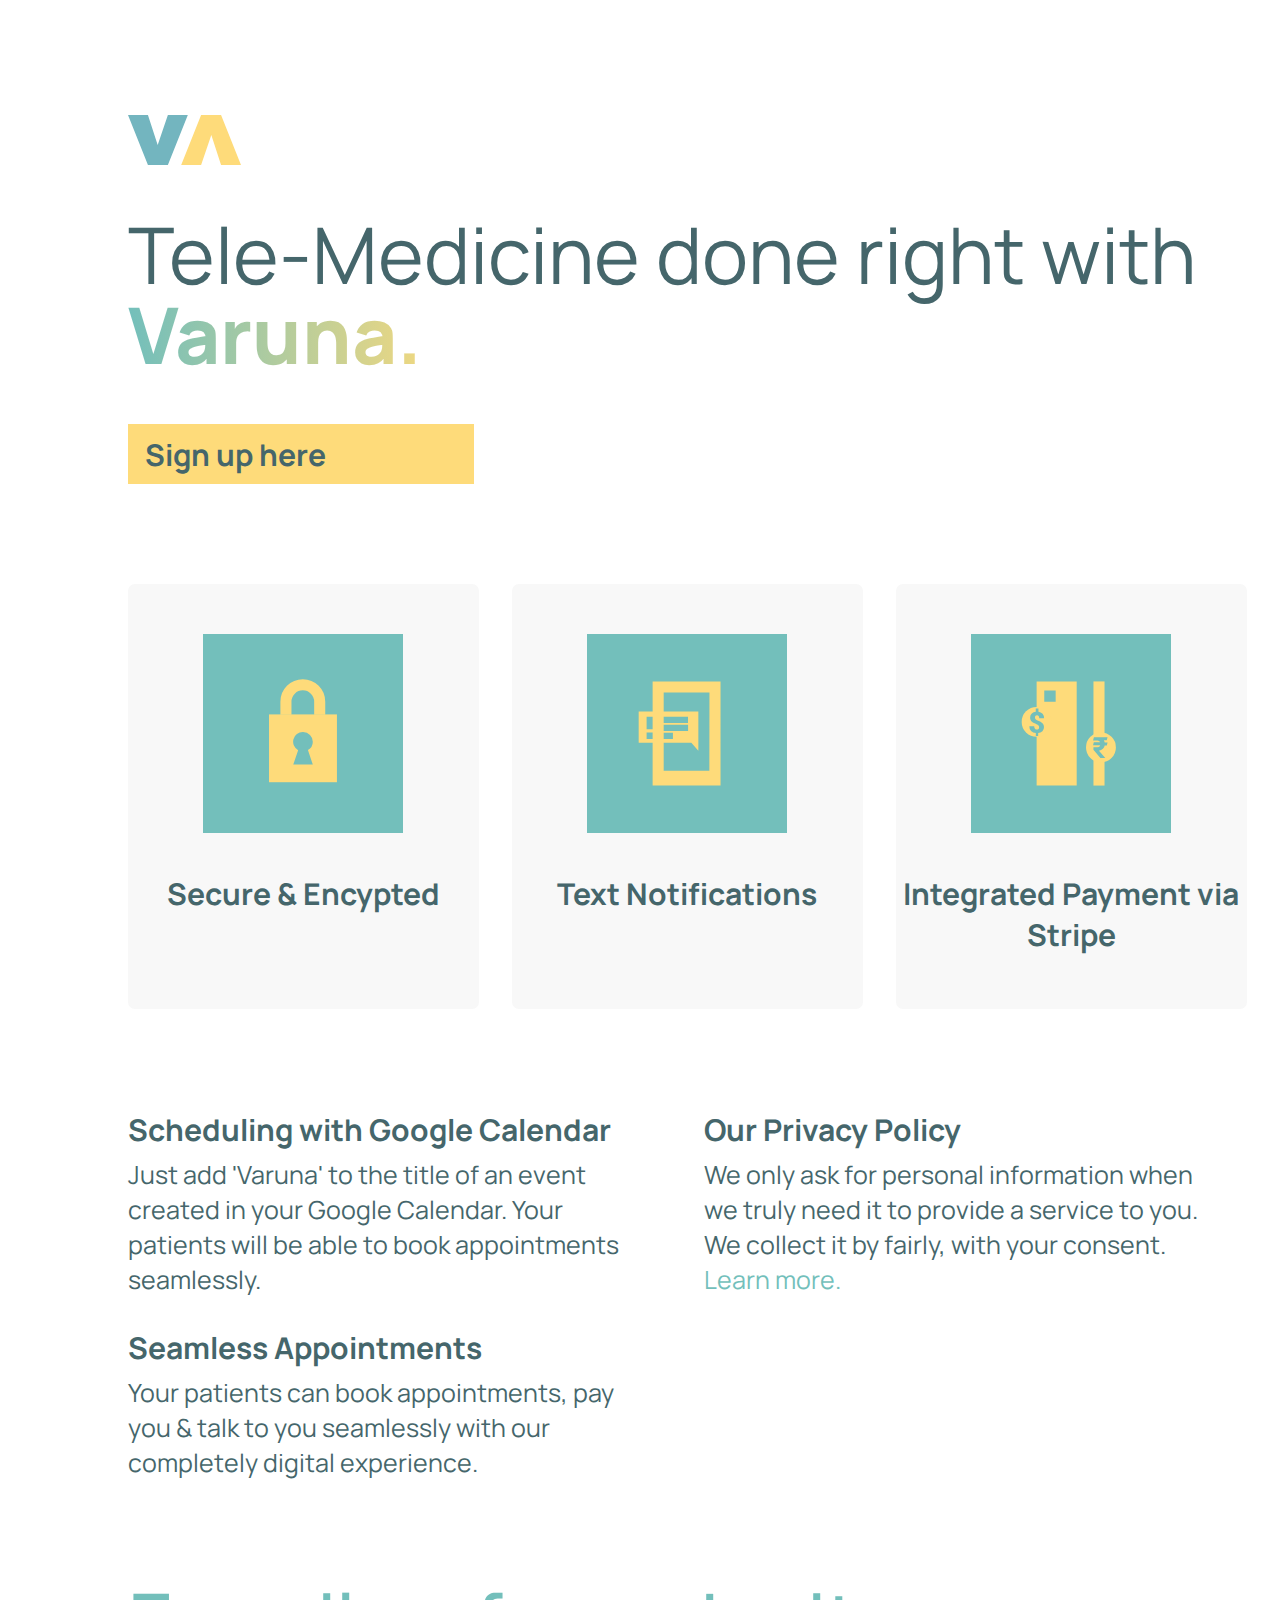
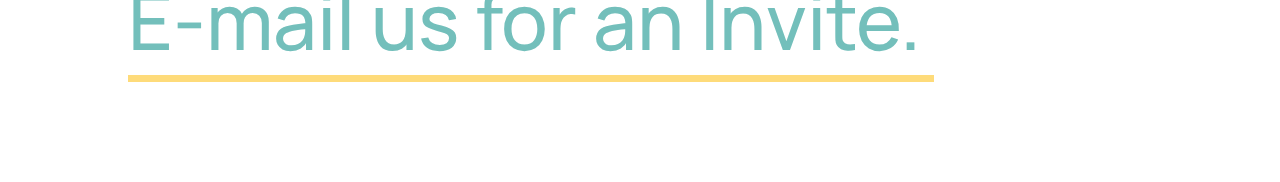
<file: index.html>
<!DOCTYPE html>
<html lang="en">

<head>
    <meta charset="UTF-8">
    <meta name="viewport" content="width=device-width, initial-scale=1.0">
    <title>VA</title>
    <link href="style.css" rel="stylesheet">
    <link href="https://fonts.googleapis.com/css2?family=Manrope:wght@300;500;700;800&display=swap" rel="stylesheet">
</head>

<body>
    <div id="mainBanner">
        <div id="logoContainer">
            <img src="./assets/VA_logo.svg" id="logo">
        </div>
        <div id="tagline">
            Tele-Medicine done right with<br>
            <span class="varunaName gradient" style="font-weight: 800;"> Varuna.</span>
        </div>
    </div>
    <div id="buttonContainer">
        <div id="tryVaruna" onclick="location.href='https://forms.gle/wqXVcmFqmHFoATA47'">
            <div id="tryVarunaText">
                Sign up here
            </div>
        </div>
    </div>
    <div id="featureList">
        <div id="Fone" class="ft">
            <div id="imgIllus">
                <img src="./assets/Lock.svg" id="illus">

            </div>
            <div id="imgText">
                <h4>Secure & Encypted</h4>
            </div>
        </div>
        <div id="Ftwo" class="ft">
            <div id="imgIllus">
                <img src="./assets/Notifications.svg" id="illus">
            </div>
            <div id="imgText">
                <h4>Text Notifications</h4>
            </div>
        </div>
        <div id="Fthree" class="ft">
            <div id="imgIllus">
                <img src="./assets/Price.svg" id="illus">
            </div>
            <div id="imgText">
                <h4>Integrated Payment via Stripe</h4>
            </div>
        </div>
    </div>
    <div id="description">
        <div class="line">
            <div id="scheduling">
                <div id="description_title">
                    Scheduling with Google Calendar
                </div>
                <div id="description_text">
                    Just add 'Varuna' to the title of an event created in your Google Calendar.
                    Your patients will be able to book appointments seamlessly.
                </div>
            </div>
            <div id="privacy">
                <div id="description_title">
                    Our Privacy Policy
                </div>
                <div id="description_text">
                    We only ask for personal information when we truly need it to provide a
                    service to you. We collect it by fairly, with your consent. <a id="privacy_link" target="_blank"
                        href="./privacy.html">Learn more.</a>
                </div>
            </div>
        </div>
        <div class="line">
            <div id="user">
                <div id="description_title">
                    Seamless Appointments
                </div>
                <div id="description_text">
                    Your patients can book appointments, pay you & talk to you seamlessly 
                    with our completely digital experience.
                </div>
            </div>
        </div>
    </div>
    <div id="email">
        <div id="emailLink">
            <a href="mailto:abhiojasdesigns@gmail.com" target="_blank">E-mail us for an Invite.</a>
        </div>
    </div>
</body>

</html>
</file>
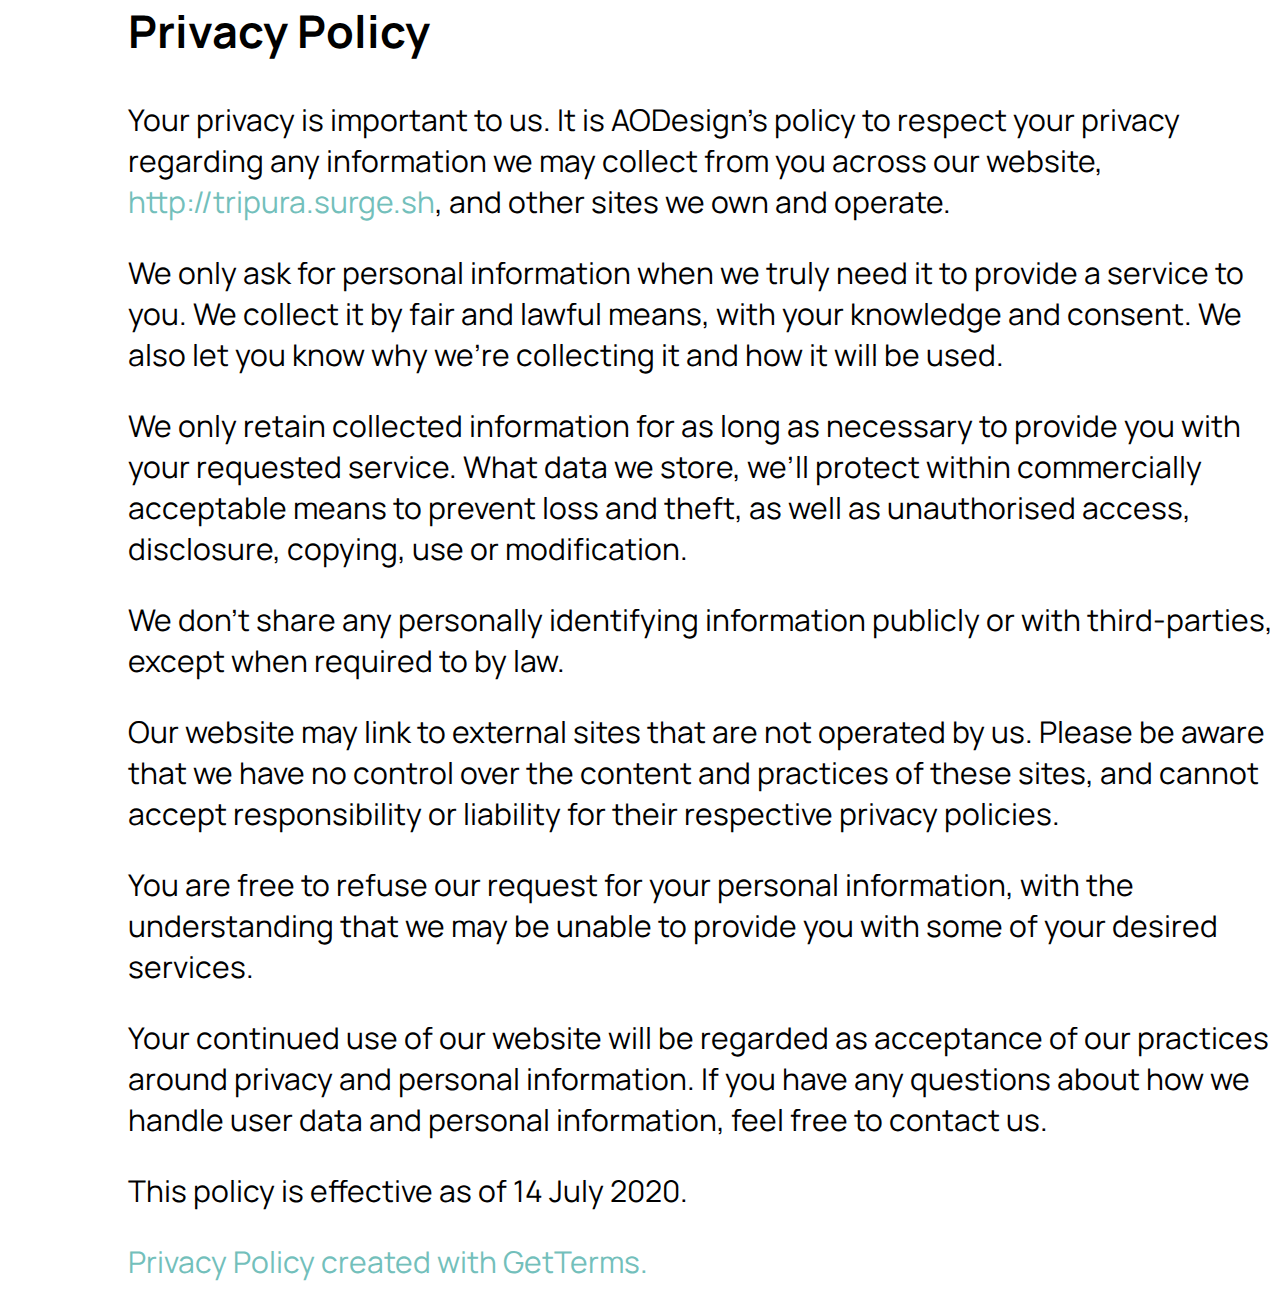
<file: privacy.html>
<!-- saved from url=(0035)https://eminent-kit-249500.web.app/ -->
<html><head><meta http-equiv="Content-Type" content="text/html; charset=UTF-8">
	<link href="style.css" rel="stylesheet">
    <link href="https://fonts.googleapis.com/css2?family=Manrope:wght@300;500;700;800&display=swap" rel="stylesheet">
		<title> Varuna Privacy Policy </title>
	</head>
<body>
<h2>Privacy Policy</h2>
<p>Your privacy is important to us. It is AODesign's policy to respect your privacy regarding any information we may collect from you across our website, <a href="http://tripura.surge.sh/">http://tripura.surge.sh</a>, and other sites we own and operate.</p>
<p>We only ask for personal information when we truly need it to provide a service to you. We collect it by fair and lawful means, with your knowledge and consent. We also let you know why we’re collecting it and how it will be used.</p>
<p>We only retain collected information for as long as necessary to provide you with your requested service. What data we store, we’ll protect within commercially acceptable means to prevent loss and theft, as well as unauthorised access, disclosure, copying, use or modification.</p>
<p>We don’t share any personally identifying information publicly or with third-parties, except when required to by law.</p>
<p>Our website may link to external sites that are not operated by us. Please be aware that we have no control over the content and practices of these sites, and cannot accept responsibility or liability for their respective privacy policies.</p>
<p>You are free to refuse our request for your personal information, with the understanding that we may be unable to provide you with some of your desired services.</p>
<p>Your continued use of our website will be regarded as acceptance of our practices around privacy and personal information. If you have any questions about how we handle user data and personal information, feel free to contact us.</p>
<p>This policy is effective as of 14 July 2020.</p>
<p><a href="https://getterms.io/" title="Generate a free privacy policy">Privacy Policy created with GetTerms.</a></p>


</body></html>
</file>
<file: style.css>
:root {
	font-family: 'Manrope', sans-serif;
    font-size: 30px;
    --interact: #FEDB7A;
    --infoGreen: #73bfbb;
    --coolGreen: rgb(127, 241, 127);
}
body{
    margin: 0;
    margin-left: 10vw;
}
#illus{
    min-width: 200px;
}

#logoContainer{
    margin-top: 12.8vh;
}
#logo{
    width: auto;
    height: 50px;
}
#tagline{
    color: #45666B;
    margin-top: 40px;
    font-size: 78px;
    line-height: 80px;
    margin-bottom: 50px;
    margin-right: 50px;
}
.gradient {
    color: transparent;
    background: linear-gradient(to left,var(--infoGreen),var(--interact),var(--interact),var(--infoGreen));
    background-size: 1000px 100%;
    animation: bg 30s ease-in-out infinite;
    background-clip: text;
    -webkit-background-clip: text;
}


#buttonContainer{
    width: 30%;
    margin-bottom: 100px;
    /* display: flex */
}
#tryVaruna{
    display: flex;
    align-items: center;
    /* justify-content: center; */

    color: #45666B;
    font-weight: 700;
    
    width: 100%;
    height: 60px;
    background-color: var(--interact)
}
#tryVaruna:hover{
    cursor: pointer;
}
#tryVarunaText{
    width: auto;
    height: auto;
}


#featureList{
    /* width: 100%; */
    /* display: flex; */
    /* margin-bottom: 50px; */
}
.ft{
    display: block;
    margin-right: 2.6vw;
    background-color: #f8f8f8;
    border-radius: 7px;
    width: 100%;
    /* height: 425px; */
}
#imgIllus{
    /* margin-top: 50px; */
    display: flex;
    /* align-content: center;
    justify-content: center; */
}
#imgText{
    color: #45666B;
    /* text-align: center; */
}
#description {
    margin-top: 100px;
    width: 100%;
    color: #45666B;
    margin-bottom: 50px;
}
.line{
    display: flex;
    margin-bottom: 30px;
}

#privacy, #scheduling, #user{
    width:45%;
}
#privacy{
    margin-left: 5%;
}
a {
    color: var(--infoGreen);
    text-decoration: none;
    transition: 0.3s ease-in-out;
}
a:hover{
    color: var(--interact);
}
#description_title{
    /* font-size: 40px; */
    font-weight: 700;
    margin-bottom: 7px;
}
#description_text{
    font-size: 25px;
    
}
#illus{
    width: 200px;
    min-width: 200px;
}

#emailLink{
    margin-top: 100px;
    color: #45666B;
    font-weight: 500;
    font-size: 78px;
    line-height: 80px;

    width: 70%;
    padding-bottom: 15px;
    border-bottom: 7px solid var(--interact);
    margin-bottom: 100px;

}
#emailLink:hover{
    color: var(--infoGreen);
    transition: 0.2s ease-in-out;
    cursor: pointer;
}

/* large */
@media only screen and (min-width: 900px) {
    #buttonContainer{
        display: flex;
    }
    #tryVarunaText{
        margin-left: 5%;
    }

    #featureList{
        display: flex;
        width: 100%;
    }
    .ft{
        height: 425px;
    }
    #imgIllus{
        margin-top: 50px;
        align-content: center;
        justify-content: center;
    }
    #imgText{
        text-align: center;
    }
}

/* small */
@media only screen and (max-width: 899px) {
    .line{
        display: block;
    }
    #privacy, #scheduling, #user{
        width:95%;
    }
    #privacy{
        margin-left: 0px;
        margin-top: 30px;
    }
    #buttonContainer{
        display: block;
        width: 70vw;
        margin-bottom: 75px;
    }
    #tryVarunaText{
        margin-left: 2%;
    }
    #featureList{
        display: block;
        /* width: 50%; */
        height: auto;
    }
    .ft{
        height: 375px;
        background-color: #fff;
    }
    img#lockIllus {
        margin-top: 0px;
    }
    #imgIllus{
        margin-left: 10px;
        align-content: left;
        justify-content: left;
    }
    #imgText{
        margin-left: 10px;
        text-align: left;
        margin-top: -25px;
        width: 75vw;
    }
    #description{
        /* margin-top: 75px; */
        width: 95%;
    }
}

/* smaller */
@media only screen and (max-width: 642px){
    #tagline{
        font-size: 50px;
        line-height: 55px;
    }
    #emailLink{
        font-size: 50px;
        line-height: 55px;
    }
}
</file>
